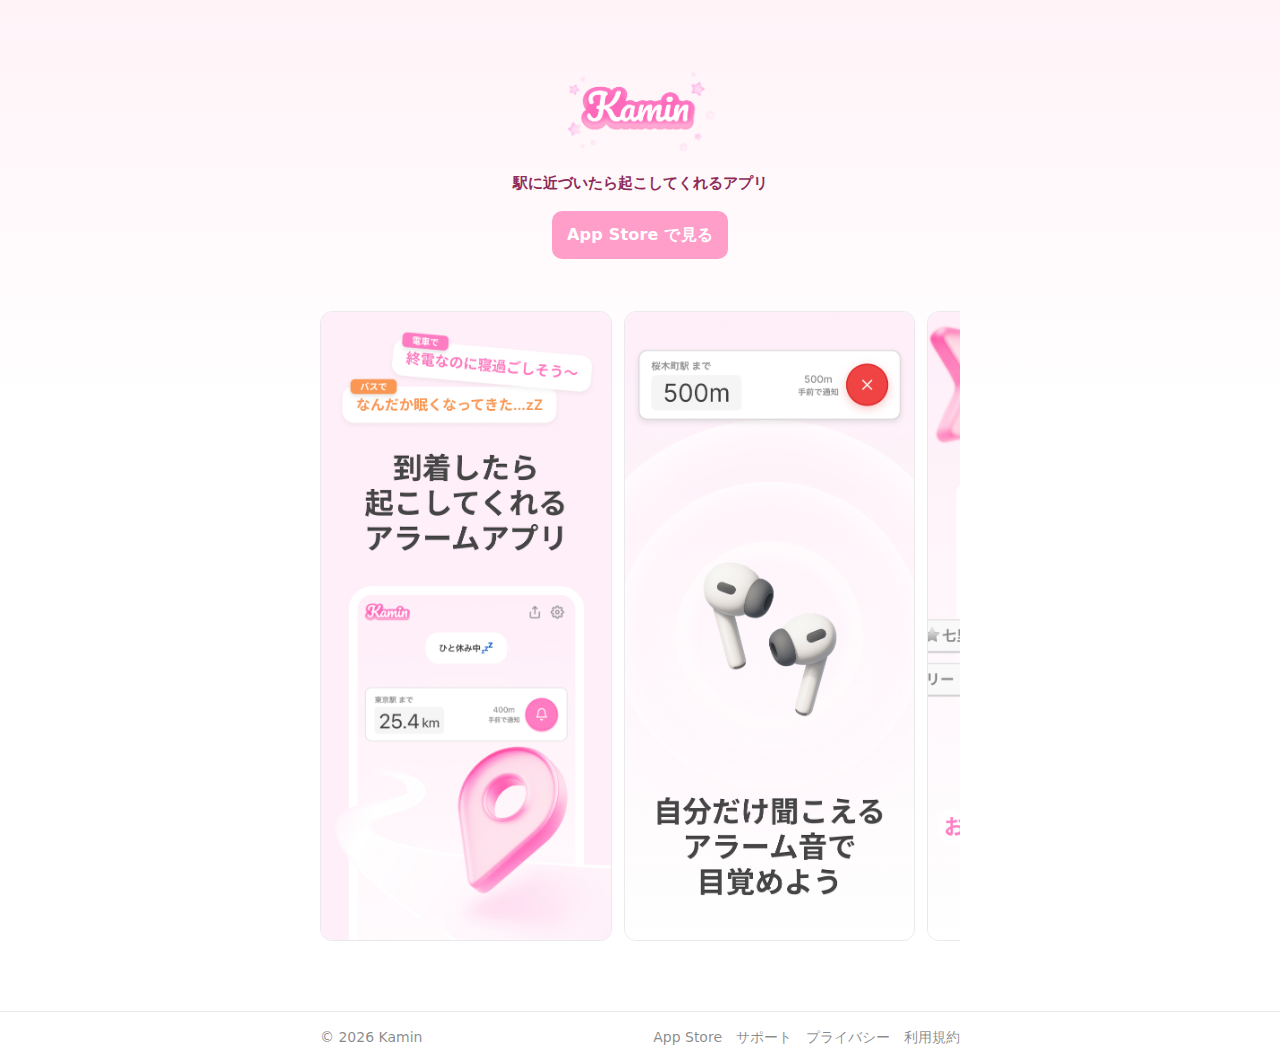
<file: index.html>
<!doctype html>
<html lang="ja">
  <head>
    <meta charset="utf-8" />
    <meta name="viewport" content="width=device-width, initial-scale=1" />
    <title>Kamin</title>
    <meta name="description" content="Kamin サポートサイト" />
    <link rel="stylesheet" href="css/style.css?v=15" />
  </head>
  <body>
    <main>
      <section class="section-plain">
        <div class="container center">
          <div class="brand-block">
            <img class="brand-img" src="images/kamin_logo_icon_withparticle_xl.png" alt="Kamin タイトルロゴ" />
            <!-- <h1 class="app-name">Kamin</h1> -->
            <p class="app-desc">駅に近づいたら起こしてくれるアプリ</p>
            <div class="actions center">
              <a class="btn btn-primary btn-appstore" target="_blank" rel="noopener" href="https://apps.apple.com/app/id0000000000">App Store で見る</a>
            </div>
          </div>
        </div>
      </section>

      

      <section class="section-plain">
        <div class="container center">
          <div class="gallery scroll-x snap" aria-label="Kamin ギャラリー">
            <!-- JPEG を横スクロールで表示します。必要なだけ追加してください。 -->
            <img loading="lazy" decoding="async" src="images/screenshot1.jpg" alt="Kamin 1" />
            <img loading="lazy" decoding="async" src="images/screenshot2.jpg" alt="Kamin 2" />
            <img loading="lazy" decoding="async" src="images/screenshot3.jpg" alt="Kamin 3" />
            <img loading="lazy" decoding="async" src="images/screenshot4.jpg" alt="Kamin 4" />
            <img loading="lazy" decoding="async" src="images/screenshot5.jpg" alt="Kamin 5" />
          </div>
        </div>
      </section>
    </main>

    <footer class="site-footer only-bottom">
      <div class="container footer-inner">
        <small>© <span id="year"></span> <a class="footer-brand" href="index.html">Kamin</a></small>
        <nav class="footer-nav">
          <a target="_blank" rel="noopener" href="https://apps.apple.com/app/id0000000000">App Store</a>
          <a target="_blank" rel="noopener" href="https://docs.google.com/forms/d/e/1FAIpQLSf7A6XeosGn2BkeBL2WIbCxLZ0CDziTL-hahEJtIoZUuQbkdA/viewform?usp=dialog">サポート</a>
          <a href="privacy.html">プライバシー</a>
          <a href="terms.html">利用規約</a>
        </nav>
      </div>
      <script>
        document.getElementById('year').textContent = new Date().getFullYear();
      </script>
    </footer>
  </body>
  </html>
</file>
<file: css/style.css>
/* Base tokens */
:root {
  --brand: #FF6FAF;
  --brand-soft: #ff9ec9;
  --brand-ink: #8e2c59;
  --bg: #ffffff;
  --bg-softpink: #fff3f8; /* very light pink */
  --ink: #111111;
  --ink-subtle: #555555;
  --border: #e9e9ee;
  --muted: #faf7f9;
  --radius: 12px;
}

/* Reset-ish */
* { box-sizing: border-box; }
html, body { height: 100%; }
html {
  background: linear-gradient(180deg, var(--bg-softpink) 0%, var(--bg) 45%, var(--bg) 100%);
  background-repeat: no-repeat;
}
body {
  margin: 0;
  font-family: Inter, "Noto Sans JP", system-ui, -apple-system, Segoe UI, Roboto, Helvetica, Arial, "Apple Color Emoji", "Segoe UI Emoji";
  line-height: 1.6;
  color: var(--ink);
  background: transparent;
}
img { max-width: 100%; height: auto; display: block; }
a { color: var(--brand); text-decoration: none; }
a:hover { text-decoration: underline; }

.container { width: min(640px, 92%); margin-inline: auto; }
.center { text-align: center; }
.section { padding: 40px 0; }
.section.muted { background: var(--muted); }
h1, h2, h3 { line-height: 1.25; margin: 0 0 12px; }
p { margin: 0 0 12px; color: var(--ink-subtle); }
ul { margin: 0 0 12px 1.25rem; }

/* Header */
.site-header { position: sticky; top: 0; background: #fff; border-bottom: 1px solid var(--border); z-index: 20; }
.header-inner { display: flex; align-items: center; justify-content: space-between; padding: 12px 0; }
.brand { display: inline-flex; align-items: center; gap: 10px; font-weight: 700; color: var(--ink); }
.brand-logo { width: 32px; height: 32px; object-fit: contain; border-radius: 6px; background: #fff; border: 1px solid var(--border); }
.brand-text { font-size: 18px; }
.nav { display: flex; gap: 14px; }
.nav-link { color: var(--ink); padding: 8px 10px; border-radius: 8px; }
.nav-link.active, .nav-link:hover { background: var(--muted); text-decoration: none; }

/* Hero */
.hero { padding: 32px 0 12px; }
.grid-hero { display: grid; grid-template-columns: 1.1fr 1fr; gap: 28px; align-items: center; }
.hero-copy h1 { font-size: clamp(26px, 3vw, 36px); }
.hero-copy p { font-size: 16px; }
.actions { display: flex; gap: 10px; margin-top: 16px; flex-wrap: wrap; }
.btn { display: inline-block; padding: 10px 14px; border-radius: 10px; border: 1px solid var(--border); background: #fff; color: var(--ink); font-weight: 600; }
.btn:hover { text-decoration: none; box-shadow: 0 1px 0 rgba(0,0,0,.04); }
.btn-primary { background: var(--brand-soft); color: #fff; border-color: transparent; }
.btn-primary:hover { filter: brightness(0.98); }
.actions.center { justify-content: center; }

.hero-media { align-self: start; }
.gallery { display: flex; gap: 12px; }
.scroll-x { overflow-x: auto; -webkit-overflow-scrolling: touch; padding-bottom: 6px; }
.snap { scroll-snap-type: x mandatory; }
.gallery img { height: min(70vh, 720px); width: auto; object-fit: contain; border-radius: 12px; border: 1px solid var(--border); background: #fff; scroll-snap-align: start; }
.scroll-hint { font-size: 12px; color: var(--ink-subtle); margin-top: 12px; }
.scroll-hint.center { text-align: center; }

/* Two column section */
.grid-2 { display: grid; grid-template-columns: 1fr 1fr; gap: 24px; }

/* FAQ */
.faq details { border: 1px solid var(--border); border-radius: 12px; padding: 12px 14px; background: #fff; margin-bottom: 10px; }
.faq summary { cursor: pointer; font-weight: 700; color: var(--ink); }
.faq p { margin-top: 8px; }

/* Footer */
.site-footer { border-top: 1px solid var(--border); margin-top: 40px; background: #fff; }
.site-footer.only-bottom { margin-top: 64px; }
.site-footer.fixed { position: fixed; left: 0; right: 0; bottom: 0; background: #fff; z-index: 30; box-shadow: 0 -6px 16px rgba(0,0,0,0.03); }
.has-fixed-footer { padding-bottom: 96px; }
.has-fixed-footer main.container { padding-top: 24px; padding-bottom: 8px; }
.has-fixed-footer h1 { margin-top: 8px; }
.footer-inner { display: flex; justify-content: space-between; align-items: center; padding: 14px 0; }
.footer-nav { display: flex; gap: 14px; }
.footer-inner small, .footer-nav a { font-weight: 400; color: rgba(17,17,17,0.5); font-size: 14px; }
.footer-nav a:hover { color: var(--ink); }
.footer-inner small a { color: inherit; text-decoration: none; }
.footer-inner small a:hover { text-decoration: underline; }

/* Utilities */
.links-inline { display: inline-flex; gap: 8px; align-items: center; }
.markdown-body { text-align: left; margin: 8px auto 16px; max-width: 620px; }
.markdown-body h1 { font-size: 1.6rem; margin: 0 0 12px; }
.markdown-body h2 { font-size: 1.25rem; margin: 16px 0 8px; }
.markdown-body p { color: var(--ink-subtle); margin: 0 0 10px; }
.markdown-body ul { margin: 0 0 10px 1.2rem; }
.markdown-body a { color: var(--brand); }

/* Responsive */
@media (max-width: 920px) {
  .grid-hero { grid-template-columns: 1fr; }
  .grid-2 { grid-template-columns: 1fr; }
  .gallery img { height: 54vh; }
}

/* Mobile footer sizing */
@media (max-width: 600px) {
  .footer-inner small, .footer-nav a { font-size: 12px; }
  .footer-nav { gap: 10px; }
}

/* Minimal page */
.section-plain { padding: 32px 0 0; }

/* Brand block */
.brand-block { margin: 24px 0 20px; }
.brand-img { width: 160px; max-width: 52%; height: auto; margin: 0 auto 8px; display: block; }
.app-name { font-size: clamp(20px, 2.6vw, 24px); margin: 2px 0 2px; font-weight: 800; color: var(--ink); }
.app-desc { margin: 0 0 8px; color: var(--brand-ink); font-weight: 600; font-size: 0.95rem; }
.btn-appstore { letter-spacing: .2px; }
</file>
